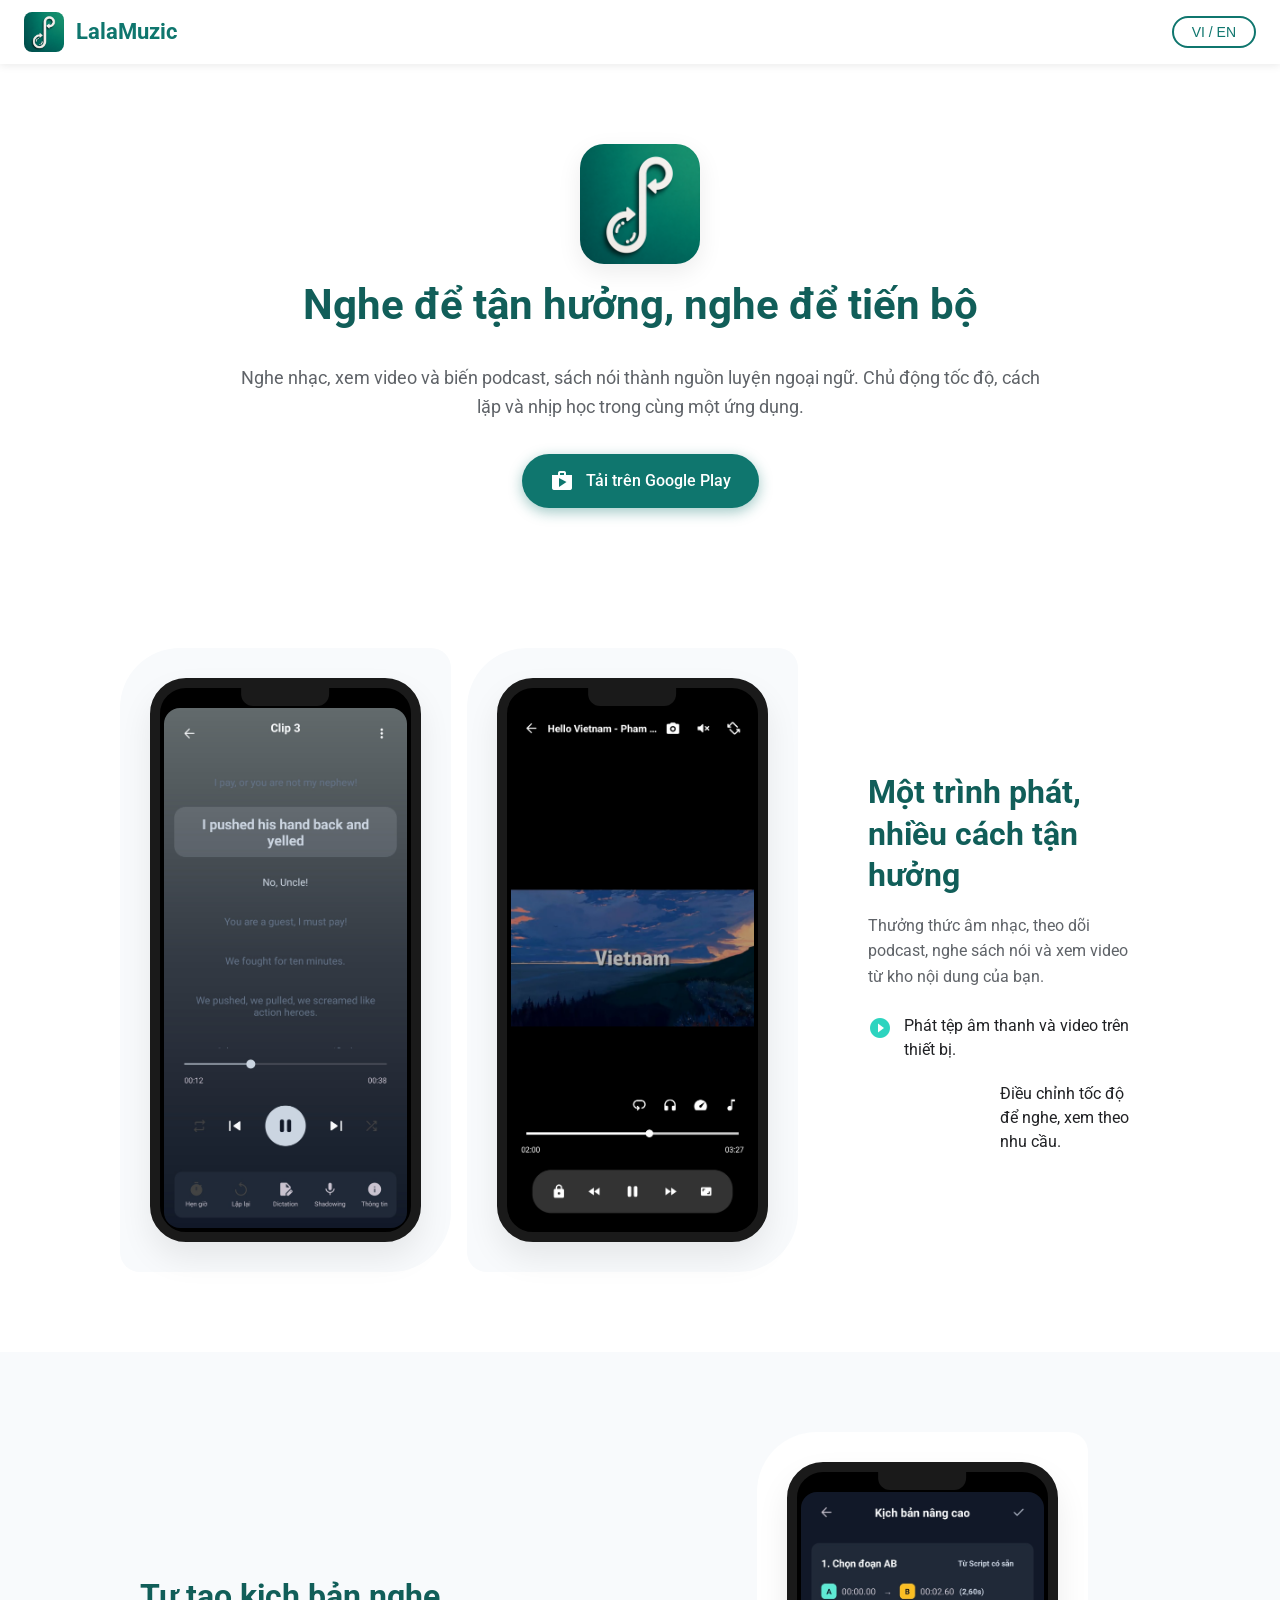
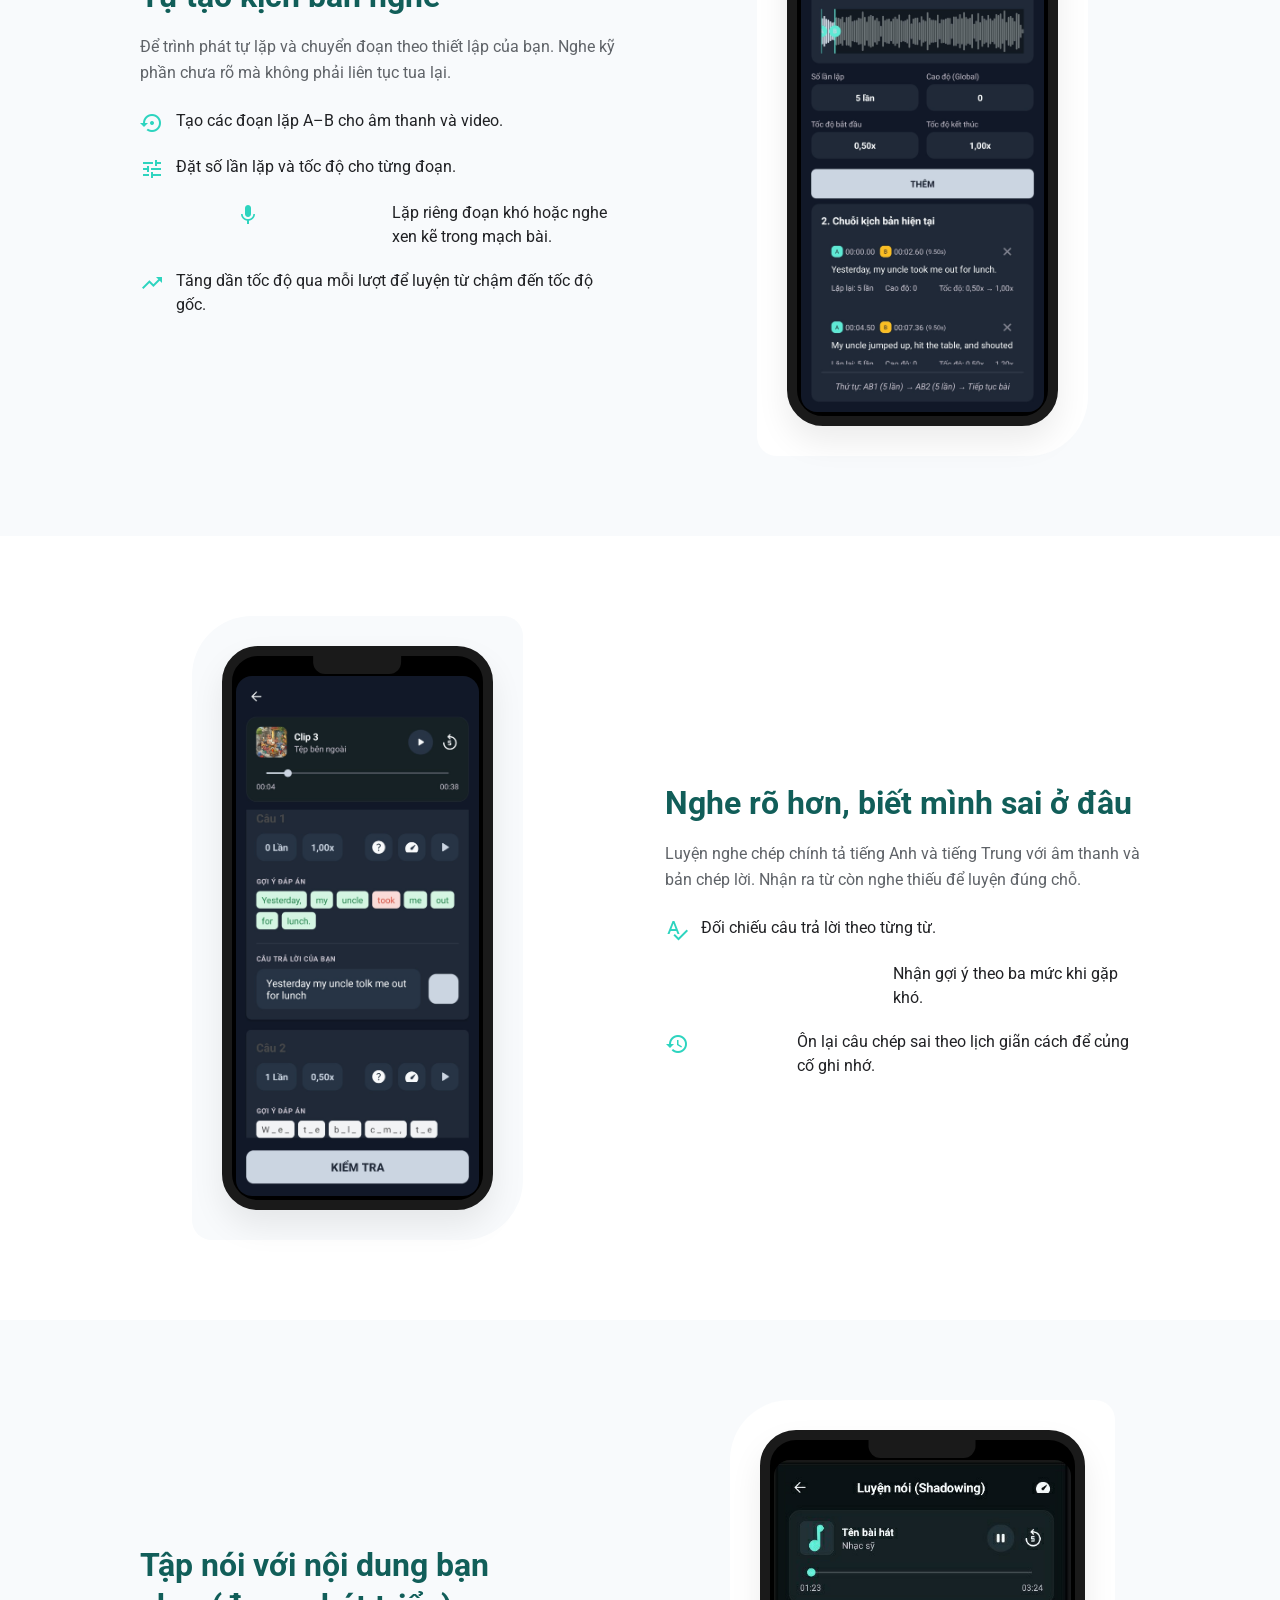
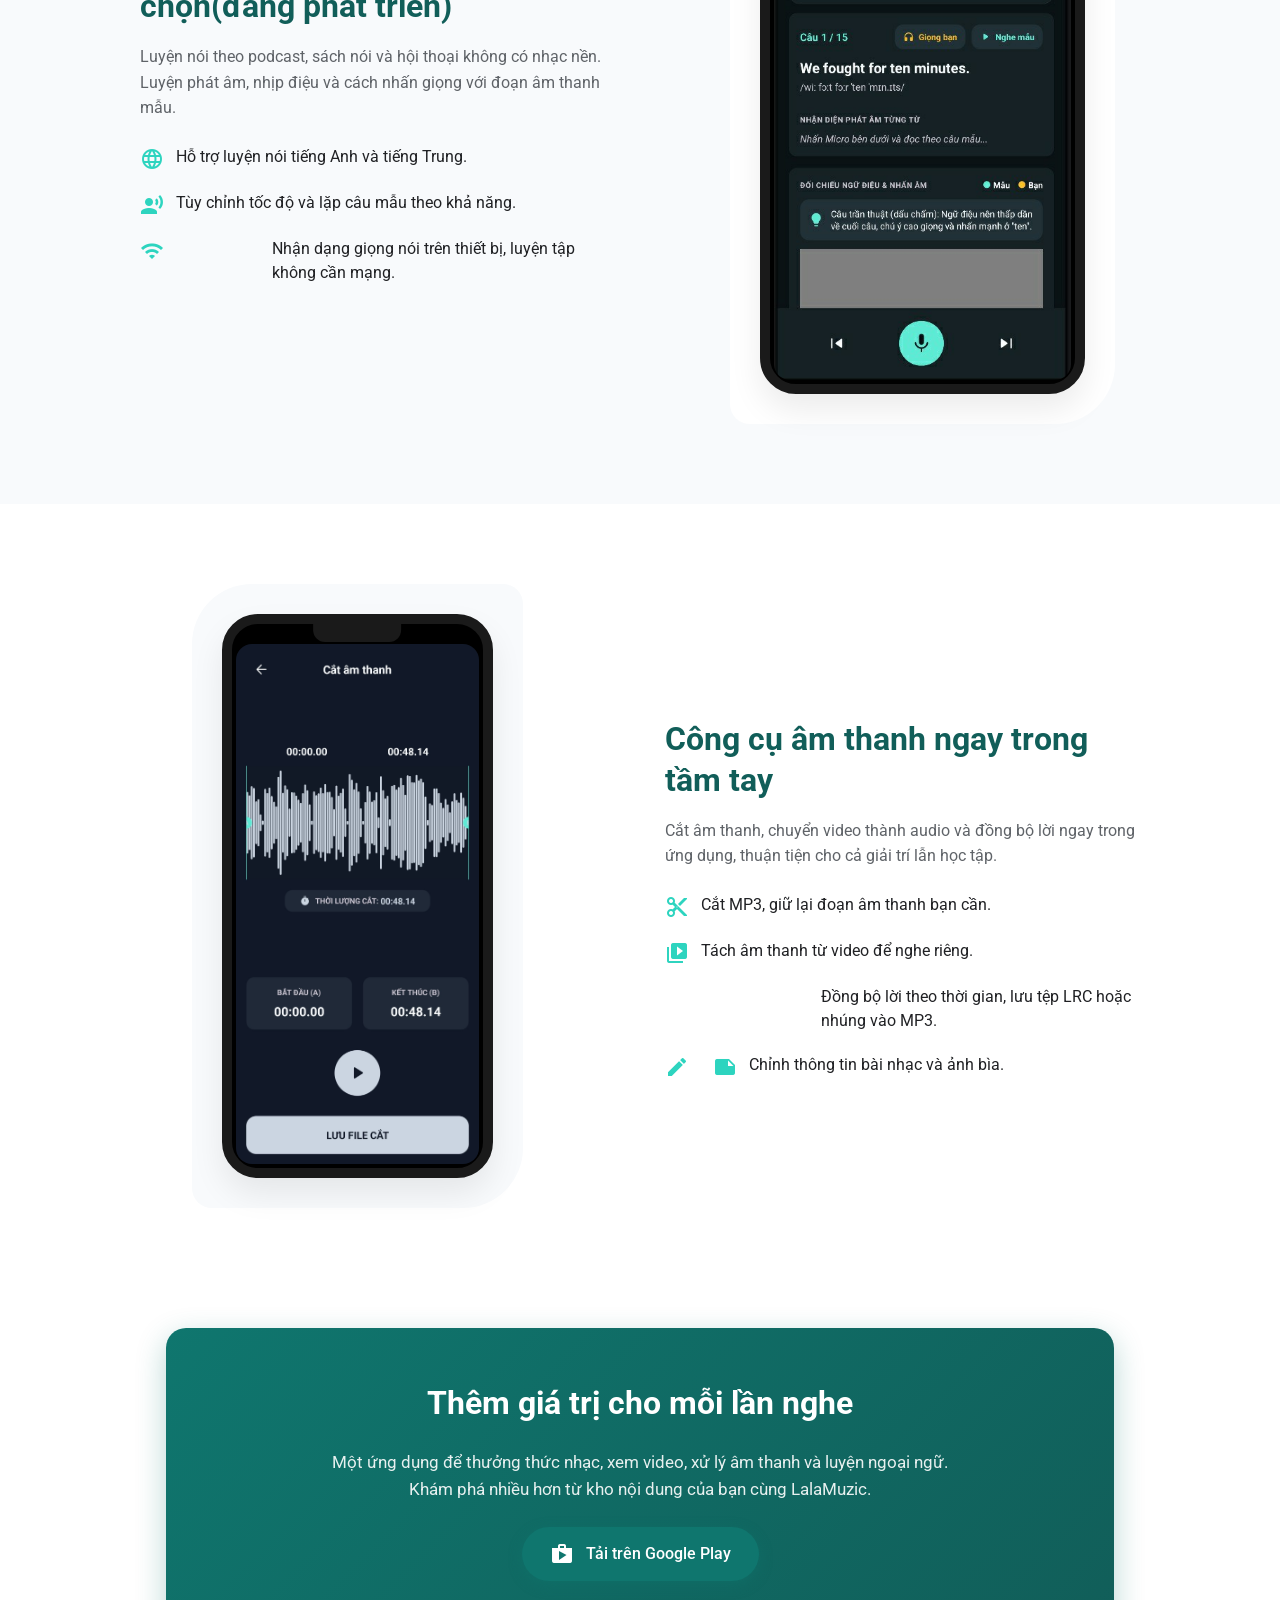
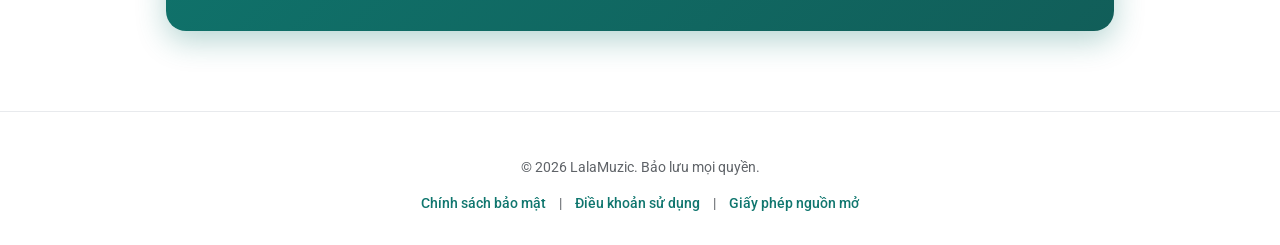
<file: index.html>
<!DOCTYPE html>
<html lang="vi">
<head>
    <meta charset="UTF-8">
    <meta name="viewport" content="width=device-width, initial-scale=1.0">
    <meta name="description" content="Nghe nhạc, xem video và luyện ngoại ngữ với LalaMuzic. Tạo kịch bản lặp đoạn, luyện nghe nói tiếng Anh, tiếng Trung và chỉnh sửa âm thanh ngay trong ứng dụng.">
    <title>LalaMuzic — Thưởng thức âm nhạc, phát triển ngoại ngữ</title>
    <link rel="icon" type="image/png" href="logo.png">
    <link href="https://fonts.googleapis.com/css2?family=Roboto:wght@300;400;500;700&display=swap" rel="stylesheet">
    <link href="https://fonts.googleapis.com/icon?family=Material+Icons" rel="stylesheet">
    <link rel="stylesheet" href="style.css">
</head>
<body>
<div class="toolbar">
    <div class="toolbar-logo">
        <img src="logo.png" alt="LalaMuzic Logo">
        LalaMuzic
    </div>
    <div class="toolbar-actions">
        <button class="lang-btn" id="langToggle" onclick="toggleLanguage()">VI / EN</button>
    </div>
</div>

<!-- PHẦN GIỚI THIỆU -->
<section class="hero-section">
    <div class="hero-content">
        <img src="logo.png" alt="LalaMuzic" class="hero-logo">
        <h1 class="hero-slogan">Nghe để tận hưởng, nghe để tiến bộ</h1>
        <p class="hero-subtitle">Nghe nhạc, xem video và biến podcast, sách nói thành nguồn luyện ngoại ngữ. Chủ động tốc độ, cách lặp và nhịp học trong cùng một ứng dụng.</p>
        <a href="https://play.google.com/store/apps/details?id=com.lathedo.lalamuzic" class="playstore-btn" target="_blank">
            <i class="material-icons">shop</i>
            <span>Tải trên Google Play</span>
        </a>
    </div>
</section>

<!-- TÍNH NĂNG 1 (CẬP NHẬT 2 ẢNH) -->
<section class="feature-section bg-white">
    <div class="container-inner layout-zigzag">
        <!-- Đặt 2 ảnh cạnh nhau bằng Flexbox -->
        <div class="feature-visual" style="display: flex; gap: 16px; justify-content: center; align-items: center;">
            <div class="mockup-shape">
                <div class="device-frame">
                    <img src="TN11.jpg" alt="Một trình phát, nhiều cách tận hưởng 1">
                </div>
            </div>
            <div class="mockup-shape">
                <div class="device-frame">
                    <img src="TN12.jpg" alt="Một trình phát, nhiều cách tận hưởng 2">
                </div>
            </div>
        </div>
        <div class="feature-text">
            <h2 class="feature-title">Một trình phát, nhiều cách tận hưởng</h2>
            <p class="feature-desc">
                Thưởng thức âm nhạc, theo dõi podcast, nghe sách nói và xem video từ kho nội dung của bạn.
            </p>
            <ul class="feature-list mt-4">
                <li>
                    <i class="material-icons accent-icon">play_circle_filled</i>
                    <span>Phát tệp âm thanh và video trên thiết bị.</span>
                </li>
                <li>
                    <i class="material-icons accent-icon">speed</i>
                    <span>Điều chỉnh tốc độ để nghe, xem theo nhu cầu.</span>
                </li>
            </ul>
        </div>
    </div>
</section>

<!-- TÍNH NĂNG 2 -->
<section class="feature-section bg-alt">
    <div class="container-inner layout-zigzag reverse">
        <div class="feature-visual">
            <div class="mockup-shape">
                <div class="device-frame">
                    <img src="TN2.jpg" alt="Tự tạo kịch bản nghe">
                </div>
            </div>
        </div>
        <div class="feature-text">
            <h2 class="feature-title">Tự tạo kịch bản nghe</h2>
            <p class="feature-desc">
                Để trình phát tự lặp và chuyển đoạn theo thiết lập của bạn. Nghe kỹ phần chưa rõ mà không phải liên tục tua lại.
            </p>
            <ul class="feature-list mt-4">
                <li>
                    <i class="material-icons accent-icon">settings_backup_restore</i>
                    <span>Tạo các đoạn lặp A–B cho âm thanh và video.</span>
                </li>
                <li>
                    <i class="material-icons accent-icon">tune</i>
                    <span>Đặt số lần lặp và tốc độ cho từng đoạn.</span>
                </li>
                <li>
                    <i class="material-icons accent-icon">dynamic_feed</i>
                    <span>Lặp riêng đoạn khó hoặc nghe xen kẽ trong mạch bài.</span>
                </li>
                <li>
                    <i class="material-icons accent-icon">trending_up</i>
                    <span>Tăng dần tốc độ qua mỗi lượt để luyện từ chậm đến tốc độ gốc.</span>
                </li>
            </ul>
        </div>
    </div>
</section>

<!-- TÍNH NĂNG 3 -->
<section class="feature-section bg-white">
    <div class="container-inner layout-zigzag">
        <div class="feature-visual">
            <div class="mockup-shape">
                <div class="device-frame">
                    <img src="TN3.jpg" alt="Nghe rõ hơn, biết mình sai ở đâu">
                </div>
            </div>
        </div>
        <div class="feature-text">
            <h2 class="feature-title">Nghe rõ hơn, biết mình sai ở đâu</h2>
            <p class="feature-desc">
                Luyện nghe chép chính tả tiếng Anh và tiếng Trung với âm thanh và bản chép lời. Nhận ra từ còn nghe thiếu để luyện đúng chỗ.
            </p>
            <ul class="feature-list mt-4">
                <li>
                    <i class="material-icons accent-icon">spellcheck</i>
                    <span>Đối chiếu câu trả lời theo từng từ.</span>
                </li>
                <li>
                    <i class="material-icons accent-icon">lightbulb</i>
                    <span>Nhận gợi ý theo ba mức khi gặp khó.</span>
                </li>
                <li>
                    <i class="material-icons accent-icon">history_edu</i>
                    <span>Ôn lại câu chép sai theo lịch giãn cách để củng cố ghi nhớ.</span>
                </li>
            </ul>
        </div>
    </div>
</section>

<!-- TÍNH NĂNG 4 -->
<section class="feature-section bg-alt">
    <div class="container-inner layout-zigzag reverse">
        <div class="feature-visual">
            <div class="mockup-shape">
                <div class="device-frame">
                    <img src="TN4.jpg" alt="Tập nói cùng nội dung bạn chọn">
                </div>
            </div>
        </div>
        <div class="feature-text">
            <h2 class="feature-title">Tập nói với nội dung bạn chọn(đang phát triển)</h2>
            <p class="feature-desc">
                Luyện nói theo podcast, sách nói và hội thoại không có nhạc nền. Luyện phát âm, nhịp điệu và cách nhấn giọng với đoạn âm thanh mẫu.
            </p>
            <ul class="feature-list mt-4">
                <li>
                    <i class="material-icons accent-icon">language</i>
                    <span>Hỗ trợ luyện nói tiếng Anh và tiếng Trung.</span>
                </li>
                <li>
                    <i class="material-icons accent-icon">record_voice_over</i>
                    <span>Tùy chỉnh tốc độ và lặp câu mẫu theo khả năng.</span>
                </li>
                <li>
                    <i class="material-icons accent-icon">wifi_off</i>
                    <span>Nhận dạng giọng nói trên thiết bị, luyện tập không cần mạng.</span>
                </li>
            </ul>
        </div>
    </div>
</section>

<!-- TÍNH NĂNG 5 -->
<section class="feature-section bg-white">
    <div class="container-inner layout-zigzag">
        <div class="feature-visual">
            <div class="mockup-shape">
                <div class="device-frame">
                    <img src="TN5.jpg" alt="Công cụ âm thanh ngay trong tầm tay">
                </div>
            </div>
        </div>
        <div class="feature-text">
            <h2 class="feature-title">Công cụ âm thanh ngay trong tầm tay</h2>
            <p class="feature-desc">
                Cắt âm thanh, chuyển video thành audio và đồng bộ lời ngay trong ứng dụng, thuận tiện cho cả giải trí lẫn học tập.
            </p>
            <ul class="feature-list mt-4">
                <li>
                    <i class="material-icons accent-icon">content_cut</i>
                    <span>Cắt MP3, giữ lại đoạn âm thanh bạn cần.</span>
                </li>
                <li>
                    <i class="material-icons accent-icon">video_library</i>
                    <span>Tách âm thanh từ video để nghe riêng.</span>
                </li>
                <li>
                    <i class="material-icons accent-icon">lyrics</i>
                    <span>Đồng bộ lời theo thời gian, lưu tệp LRC hoặc nhúng vào MP3.</span>
                </li>
                <li>
                    <i class="material-icons accent-icon">edit_note</i>
                    <span>Chỉnh thông tin bài nhạc và ảnh bìa.</span>
                </li>
            </ul>
        </div>
    </div>
</section>

<!-- LỜI KÊU GỌI CUỐI TRANG -->
<section class="cta-section">
    <div class="super__free">
        <h3 class="super__free-h3">Thêm giá trị cho mỗi lần nghe</h3>
        <p class="super__free-description">
            Một ứng dụng để thưởng thức nhạc, xem video, xử lý âm thanh và luyện ngoại ngữ. Khám phá nhiều hơn từ kho nội dung của bạn cùng LalaMuzic.
        </p>
        <a href="https://play.google.com/store/apps/details?id=com.lathedo.lalamuzic" class="playstore-btn mt-4" target="_blank" style="margin-top: 24px; display: inline-flex;">
            <i class="material-icons">shop</i>
            <span>Tải trên Google Play</span>
        </a>
    </div>
</section>

<!-- CHÂN TRANG -->
<div class="footer">
    <p>&copy; 2026 LalaMuzic. Bảo lưu mọi quyền.</p>
    <a href="policy_vi.html" id="link-policy">Chính sách bảo mật</a> |
    <a href="terms_vi.html" id="link-terms">Điều khoản sử dụng</a> |
    <a href="licenses_vi.html" id="link-licenses">Giấy phép nguồn mở</a>
</div>

<script src="script.js"></script>
</body>
</html>
</file>
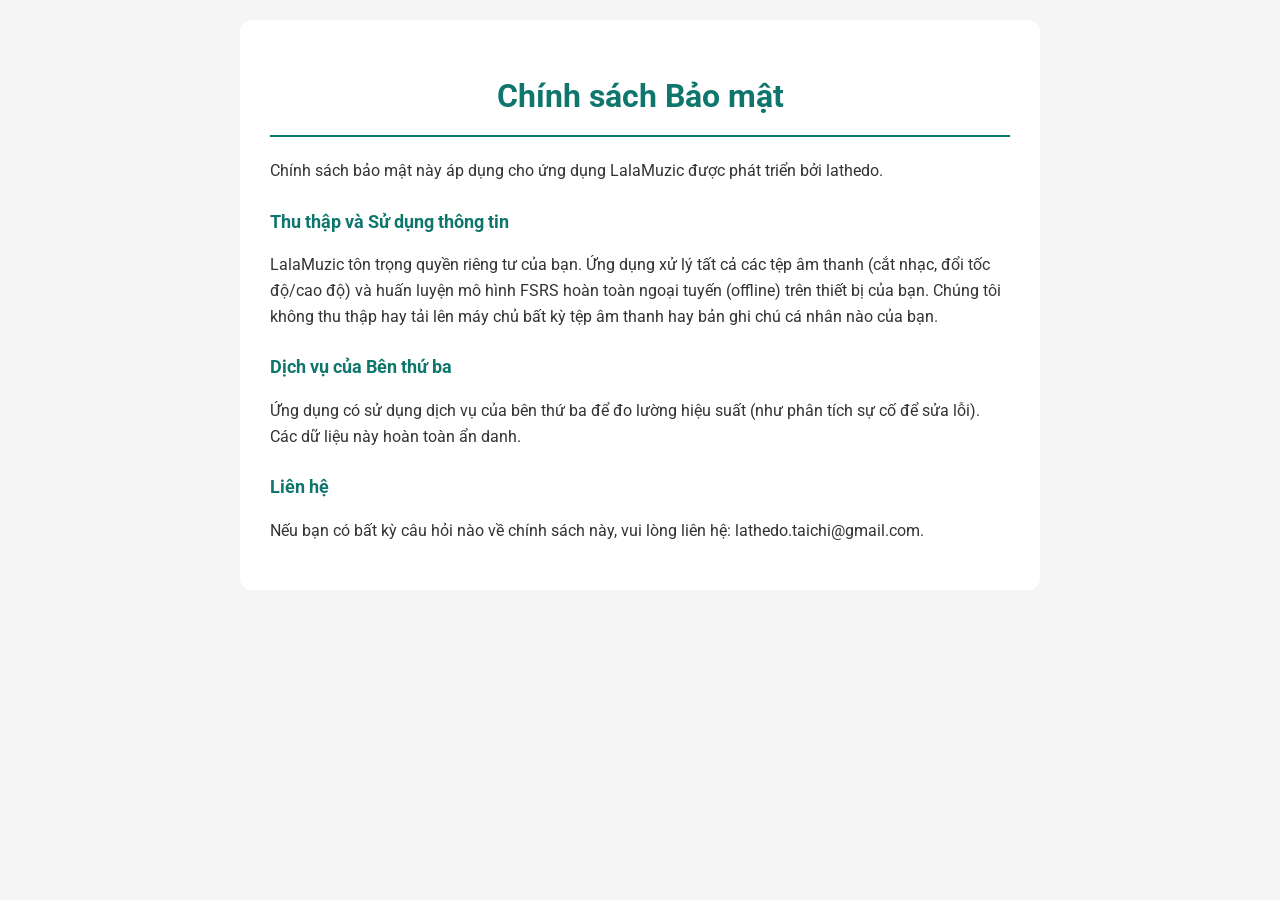
<file: policy_vi.html>
<!DOCTYPE html>
<html lang="vi">
<head>
    <meta charset="UTF-8">
    <meta name="viewport" content="width=device-width, initial-scale=1.0">
    <title>Chính sách Bảo mật - LalaMuzic</title>
    <link href="https://fonts.googleapis.com/css2?family=Roboto:wght@300;400;500;700&display=swap" rel="stylesheet">
    <style>
        :root { --primary-color: #0F766E; --text-main: #333333; --bg-light: #f5f5f5; --card-bg: #ffffff; }
        body { font-family: 'Roboto', sans-serif; margin: 0; padding: 0; background-color: var(--bg-light); color: var(--text-main); line-height: 1.6; }
        .section-wrapper { max-width: 800px; margin: 0 auto; padding: 20px; }
        .content-card { background: var(--card-bg); border-radius: 12px; padding: 30px; }
        h1 { color: var(--primary-color); text-align: center; border-bottom: 2px solid var(--primary-color); padding-bottom: 12px; }
        h2 { font-size: 18px; margin-top: 24px; color: var(--primary-color); }
        @media (prefers-color-scheme: dark) {
            :root { --bg-light: #121212; --card-bg: #1e1e1e; --text-main: #e0e0e0; --primary-color: #2DD4BF; }
        }
    </style>
</head>
<body>
<div class="section-wrapper">
    <div class="content-card">
        <h1>Chính sách Bảo mật</h1>
        <p>Chính sách bảo mật này áp dụng cho ứng dụng LalaMuzic được phát triển bởi lathedo.</p>
        <h2>Thu thập và Sử dụng thông tin</h2>
        <p>LalaMuzic tôn trọng quyền riêng tư của bạn. Ứng dụng xử lý tất cả các tệp âm thanh (cắt nhạc, đổi tốc độ/cao độ) và huấn luyện mô hình FSRS hoàn toàn ngoại tuyến (offline) trên thiết bị của bạn. Chúng tôi không thu thập hay tải lên máy chủ bất kỳ tệp âm thanh hay bản ghi chú cá nhân nào của bạn.</p>
        <h2>Dịch vụ của Bên thứ ba</h2>
        <p>Ứng dụng có sử dụng dịch vụ của bên thứ ba để đo lường hiệu suất (như phân tích sự cố để sửa lỗi). Các dữ liệu này hoàn toàn ẩn danh.</p>
        <h2>Liên hệ</h2>
        <p>Nếu bạn có bất kỳ câu hỏi nào về chính sách này, vui lòng liên hệ: lathedo.taichi@gmail.com.</p>
    </div>
</div>
</body>
</html>
</file>
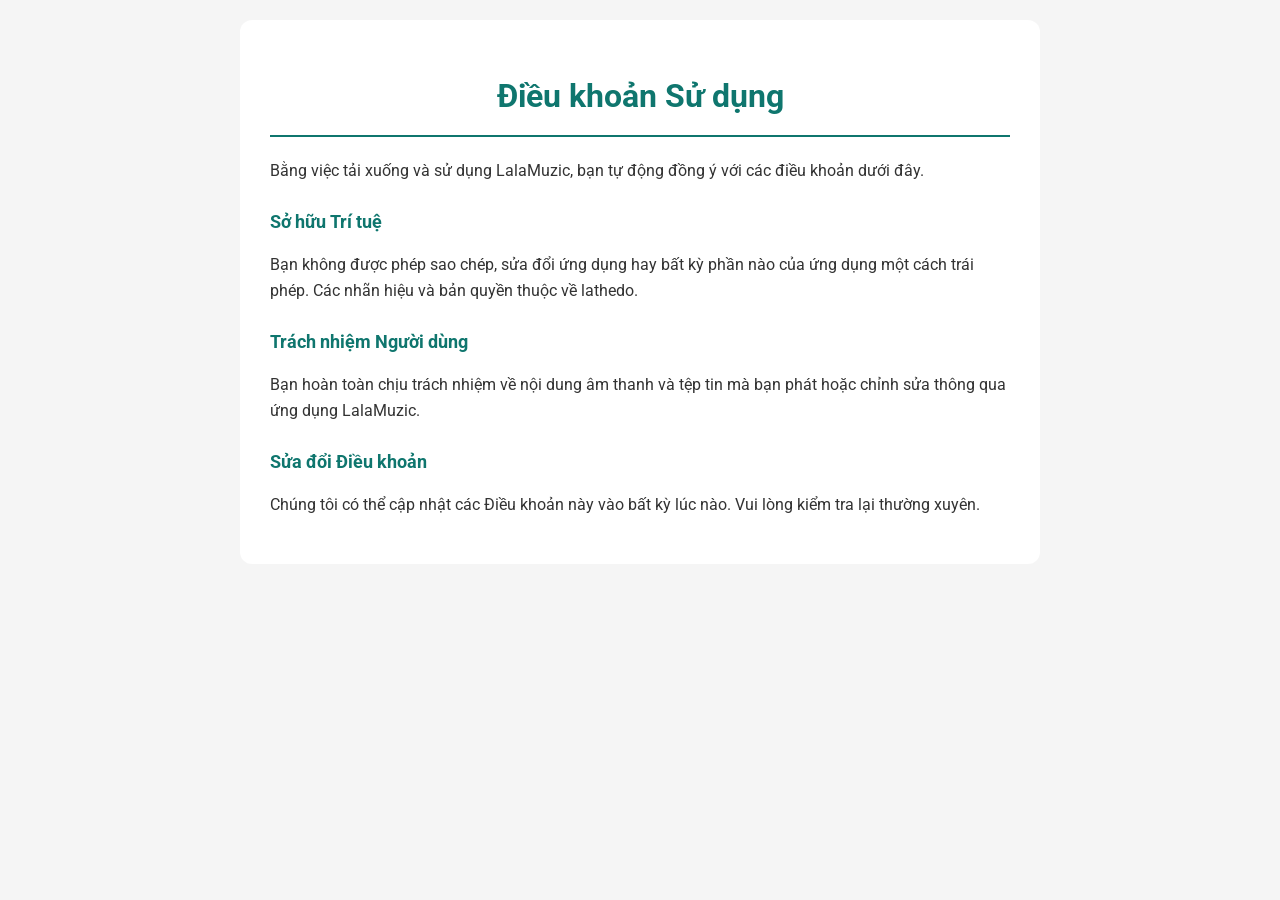
<file: terms_vi.html>
<!DOCTYPE html>
<html lang="vi">
<head>
    <meta charset="UTF-8">
    <meta name="viewport" content="width=device-width, initial-scale=1.0">
    <title>Điều khoản - LalaMuzic</title>
    <link href="https://fonts.googleapis.com/css2?family=Roboto:wght@300;400;500;700&display=swap" rel="stylesheet">
    <style>
        :root { --primary-color: #0F766E; --text-main: #333333; --bg-light: #f5f5f5; --card-bg: #ffffff; }
        body { font-family: 'Roboto', sans-serif; margin: 0; padding: 0; background-color: var(--bg-light); color: var(--text-main); line-height: 1.6; }
        .section-wrapper { max-width: 800px; margin: 0 auto; padding: 20px; }
        .content-card { background: var(--card-bg); border-radius: 12px; padding: 30px; }
        h1 { color: var(--primary-color); text-align: center; border-bottom: 2px solid var(--primary-color); padding-bottom: 12px; }
        h2 { font-size: 18px; margin-top: 24px; color: var(--primary-color); }
        @media (prefers-color-scheme: dark) {
            :root { --bg-light: #121212; --card-bg: #1e1e1e; --text-main: #e0e0e0; --primary-color: #2DD4BF; }
        }
    </style>
</head>
<body>
<div class="section-wrapper">
    <div class="content-card">
        <h1>Điều khoản Sử dụng</h1>
        <p>Bằng việc tải xuống và sử dụng LalaMuzic, bạn tự động đồng ý với các điều khoản dưới đây.</p>
        <h2>Sở hữu Trí tuệ</h2>
        <p>Bạn không được phép sao chép, sửa đổi ứng dụng hay bất kỳ phần nào của ứng dụng một cách trái phép. Các nhãn hiệu và bản quyền thuộc về lathedo.</p>
        <h2>Trách nhiệm Người dùng</h2>
        <p>Bạn hoàn toàn chịu trách nhiệm về nội dung âm thanh và tệp tin mà bạn phát hoặc chỉnh sửa thông qua ứng dụng LalaMuzic.</p>
        <h2>Sửa đổi Điều khoản</h2>
        <p>Chúng tôi có thể cập nhật các Điều khoản này vào bất kỳ lúc nào. Vui lòng kiểm tra lại thường xuyên.</p>
    </div>
</div>
</body>
</html>
</file>
<file: style.css>
/* --- Hệ thống Biến số Màu sắc (Chỉ Chế độ Sáng) --- */
:root {
    --primary-color: #0F766E; /* Xanh ngọc Ocean Teal */
    --primary-dark: #115E59;
    --accent-color: #2DD4BF;
    --cta-color: #0F766E;
    --cta-hover: #115E59;
    
    /* Màu nền & Chữ */
    --text-main: #202124;
    --text-light: #5F6368;
    --bg-white: #FFFFFF;
    --section-bg-alt: #F8FAFC;
    --toolbar-bg: #FFFFFF;
    --card-bg: #FFFFFF;
    --border-color: #E8EAED;
    --shadow-color: rgba(0,0,0,0.08);
}

body {
    font-family: 'Roboto', sans-serif;
    margin: 0;
    padding: 0;
    background-color: var(--bg-white);
    color: var(--text-main);
    padding-top: 64px;
    line-height: 1.6;
}

/* --- Toolbar --- */
.toolbar {
    position: fixed;
    top: 0;
    left: 0;
    width: 100%;
    height: 64px;
    background-color: var(--toolbar-bg);
    box-shadow: 0 2px 8px var(--shadow-color);
    display: flex;
    justify-content: space-between;
    align-items: center;
    padding: 0 24px;
    box-sizing: border-box;
    z-index: 1000;
}
.toolbar-logo {
    display: flex;
    align-items: center;
    gap: 12px;
    font-weight: 700;
    font-size: 22px;
    color: var(--primary-color);
}
.toolbar-logo img {
    height: 40px;
    width: auto;
    border-radius: 8px;
}
.toolbar-actions {
    display: flex;
    align-items: center;
    gap: 12px;
}

/* Nút Ngôn ngữ */
.lang-btn {
    background-color: transparent;
    border: 2px solid var(--primary-color);
    color: var(--primary-color);
    padding: 6px 18px;
    border-radius: 24px;
    cursor: pointer;
    font-weight: 500;
    font-size: 14px;
    transition: all 0.3s ease;
}
.lang-btn:hover {
    background-color: var(--primary-color);
    color: #FFF;
}

/* --- Hero Section --- */
.hero-section {
    text-align: center;
    padding: 80px 20px 60px;
    background-color: var(--bg-white);
}
.hero-content { max-width: 800px; margin: 0 auto; display: flex; flex-direction: column; align-items: center;}
.hero-logo { width: 120px; margin-bottom: 16px; border-radius: 24px; box-shadow: 0 8px 24px var(--shadow-color);}
.hero-slogan {
    font-size: 42px;
    font-weight: 700;
    margin: 0 0 16px 0;
    color: var(--primary-dark);
    line-height: 1.2;
}
.hero-subtitle {
    font-size: 18px;
    color: var(--text-light);
    margin-bottom: 32px;
    line-height: 1.6;
}

/* Nút CTA */
.playstore-btn {
    display: inline-flex;
    align-items: center;
    gap: 12px;
    background-color: var(--cta-color);
    color: white;
    padding: 14px 28px;
    border-radius: 28px;
    text-decoration: none;
    font-weight: 500;
    font-size: 16px;
    box-shadow: 0 4px 14px rgba(15, 118, 110, 0.4);
    transition: all 0.3s cubic-bezier(0.25, 0.8, 0.25, 1);
}
.playstore-btn:hover {
    background-color: var(--cta-hover);
    box-shadow: 0 6px 20px rgba(15, 118, 110, 0.6);
    transform: translateY(-2px);
}

/* --- Sections Bố cục Zig-Zag --- */
.feature-section { padding: 80px 20px; }
.bg-white { background-color: var(--bg-white); }
.bg-alt { background-color: var(--section-bg-alt); }
.container-inner {
    max-width: 1040px;
    margin: 0 auto;
    display: flex;
    flex-direction: column;
    align-items: center;
    gap: 50px;
}
@media (min-width: 800px) {
    .container-inner.layout-zigzag { flex-direction: row; justify-content: space-between; align-items: center; }
    .container-inner.reverse { flex-direction: row-reverse; }
    .feature-visual { flex: 1; display: flex; justify-content: center; }
    .feature-text { flex: 1; padding: 0 20px; }
}

/* Responsive cho khối ảnh đôi (Tính năng 1) trên Mobile */
@media (max-width: 799px) {
    .feature-visual {
        flex-wrap: wrap;
    }
}

/* --- Thiết bị Mockup --- */
.mockup-shape {
    background: var(--section-bg-alt);
    border-radius: 60px 20px 60px 20px;
    padding: 30px;
    display: inline-flex;
    justify-content: center;
}
.bg-alt .mockup-shape { background: var(--bg-white); }
.device-frame {
    border: 10px solid #1a1a1a;
    border-radius: 36px;
    box-shadow: inset 0 0 0 4px #000, 0 16px 32px var(--shadow-color);
    background: #000;
    display: inline-block;
    position: relative;
    line-height: 0;
    padding-top: 20px; 
    padding-bottom: 4px; 
}
.device-frame::before {
    content: '';
    position: absolute;
    top: 0;
    left: 50%;
    transform: translateX(-50%);
    width: 35%; 
    height: 18px; 
    background: #1a1a1a;
    border-bottom-left-radius: 12px;
    border-bottom-right-radius: 12px;
    z-index: 10;
}
.device-frame img {
    max-height: 520px;
    width: auto;
    display: block;
    border-radius: 16px; 
    margin: 0 4px; 
}

/* Co giãn ảnh trên màn hình nhỏ để 2 ảnh Tính năng 1 không bị tràn */
@media (max-width: 600px) {
    .device-frame img {
        max-height: 380px; 
    }
    .mockup-shape {
        padding: 20px;
    }
}
@media (max-width: 400px) {
    .device-frame img {
        max-height: 280px; 
    }
}

/* --- Typography Nội dung --- */
.feature-title {
    font-size: 32px;
    font-weight: 700;
    color: var(--primary-dark);
    margin-bottom: 16px;
    line-height: 1.3;
}
.feature-desc {
    font-size: 16px;
    color: var(--text-light);
    margin-bottom: 24px;
    line-height: 1.6;
}
.mt-4 { margin-top: 24px; }
.feature-list { list-style: none; padding: 0; margin: 0; }
.feature-list li { display: flex; align-items: flex-start; gap: 12px; margin-bottom: 20px; line-height: 1.5; }
.accent-icon { color: var(--accent-color); font-size: 24px; margin-top: 2px; }

/* --- Kêu gọi hành động --- */
.cta-section { padding: 40px 20px 80px; background-color: var(--bg-white); }
.super__free {
    max-width: 900px; margin: 0 auto;
    background: linear-gradient(135deg, var(--primary-color), var(--primary-dark));
    color: white; padding: 50px 24px; border-radius: 20px; text-align: center;
    box-shadow: 0 10px 30px rgba(15, 118, 110, 0.3);
}
.super__free-h3 { font-size: 32px; margin: 0 0 20px 0; }
.super__free-description { font-size: 17px; line-height: 1.6; max-width: 650px; margin: 0 auto; opacity: 0.9; }

/* --- Footer --- */
.footer {
    text-align: center; padding: 30px 20px;
    border-top: 1px solid var(--border-color); font-size: 14px;
    color: var(--text-light); background-color: var(--bg-white);
}
.footer a { color: var(--primary-color); text-decoration: none; margin: 0 10px; font-weight: 500; transition: color 0.2s; }
.footer a:hover { color: var(--accent-color); }
</file>
